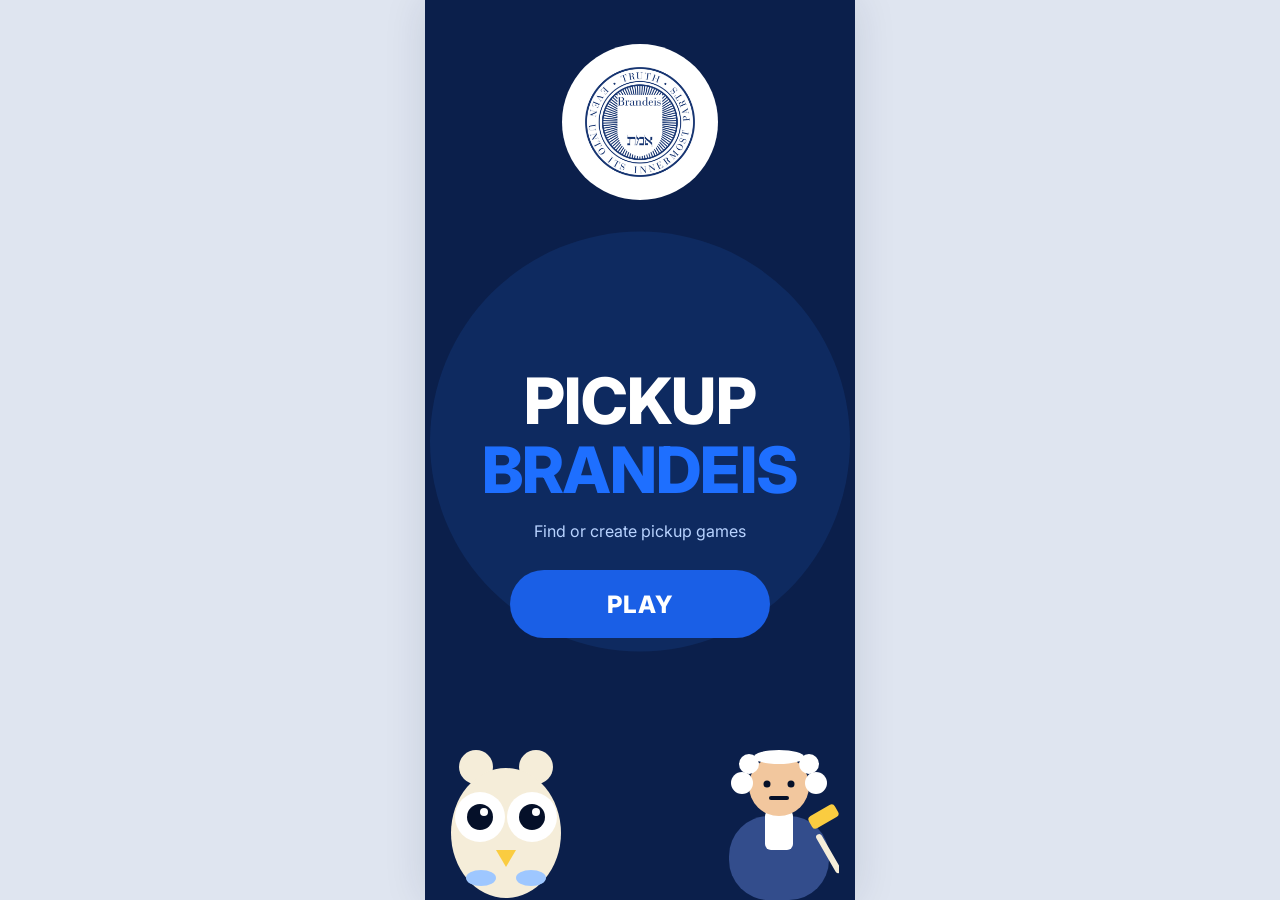
<file: public/index.html>
<!DOCTYPE html>
<html lang="en">
<head>
  <meta charset="UTF-8">
  <meta name="viewport" content="width=device-width, initial-scale=1, viewport-fit=cover">
  <meta name="theme-color" content="#0b1f4b">
  <title>Pickup Brandeis</title>
  <!-- Inter font from Google Fonts. If it cannot load, the app falls back to the phone's own font. -->
  <link rel="preconnect" href="https://fonts.googleapis.com">
  <link rel="preconnect" href="https://fonts.gstatic.com" crossorigin>
  <link href="https://fonts.googleapis.com/css2?family=Inter:wght@400;500;600;700;800&display=swap" rel="stylesheet">
  <link rel="stylesheet" href="css/styles.css">
</head>
<body>
  <a class="skip-link" href="#screen">Skip to content</a>

  <!-- #app is the phone-shaped frame. On a phone it fills the screen;
       on a computer it becomes a narrow column in the middle. -->
  <div id="app">
    <!-- Warning shown only if the browser blocks saving. -->
    <div id="notice" class="notice" role="alert" hidden></div>

    <!-- The app draws every screen inside this box. -->
    <main id="screen" tabindex="-1"></main>

    <!-- The bottom tab bar (Home, Create, My Games, Profile). -->
    <div id="tab-bar"></div>

    <!-- Short pop-up messages ("Game created!"). -->
    <div id="toast" class="toast" role="status" aria-live="polite"></div>
  </div>

  <!-- Scripts load in this order: basics first, then screens, then app.js which starts everything.
       They are plain script files, so you can also test the app by double-clicking this file. -->
  <script src="js/config.js"></script>
  <script src="js/format.js"></script>
  <script src="js/validation.js"></script>
  <script src="js/storage.js"></script>
  <script src="js/ui.js"></script>
  <script src="js/router.js"></script>
  <script src="js/components/tabBar.js"></script>
  <script src="js/components/avatar.js"></script>
  <script src="js/components/header.js"></script>
  <script src="js/components/gameCard.js"></script>
  <script src="js/actions.js"></script>
  <script src="js/views/welcome.js"></script>
  <script src="js/views/home.js"></script>
  <script src="js/views/gameDetails.js"></script>
  <script src="js/views/profile.js"></script>
  <script src="js/views/create.js"></script>
  <script src="js/views/myGames.js"></script>
  <script src="js/views/admin.js"></script>
  <script src="js/views/founder.js"></script>
  <script src="js/app.js"></script>
</body>
</html>
</file>
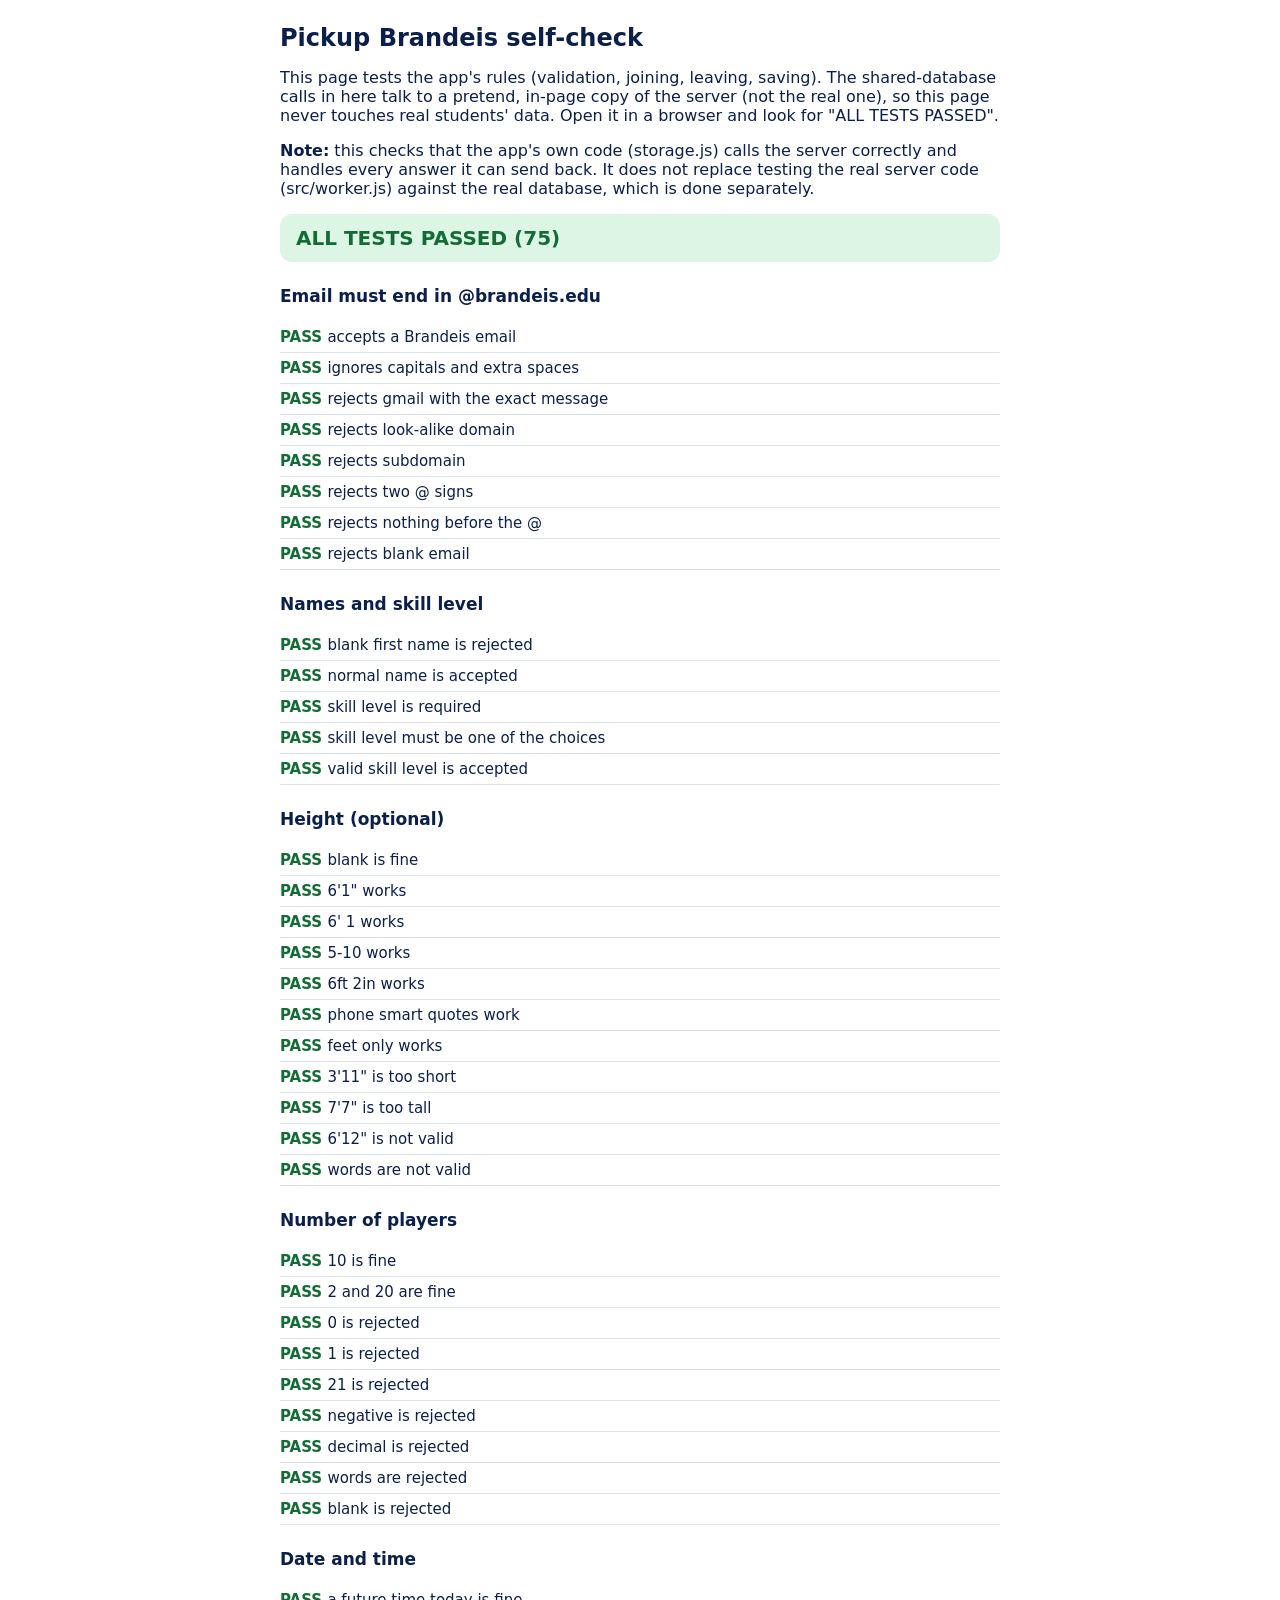
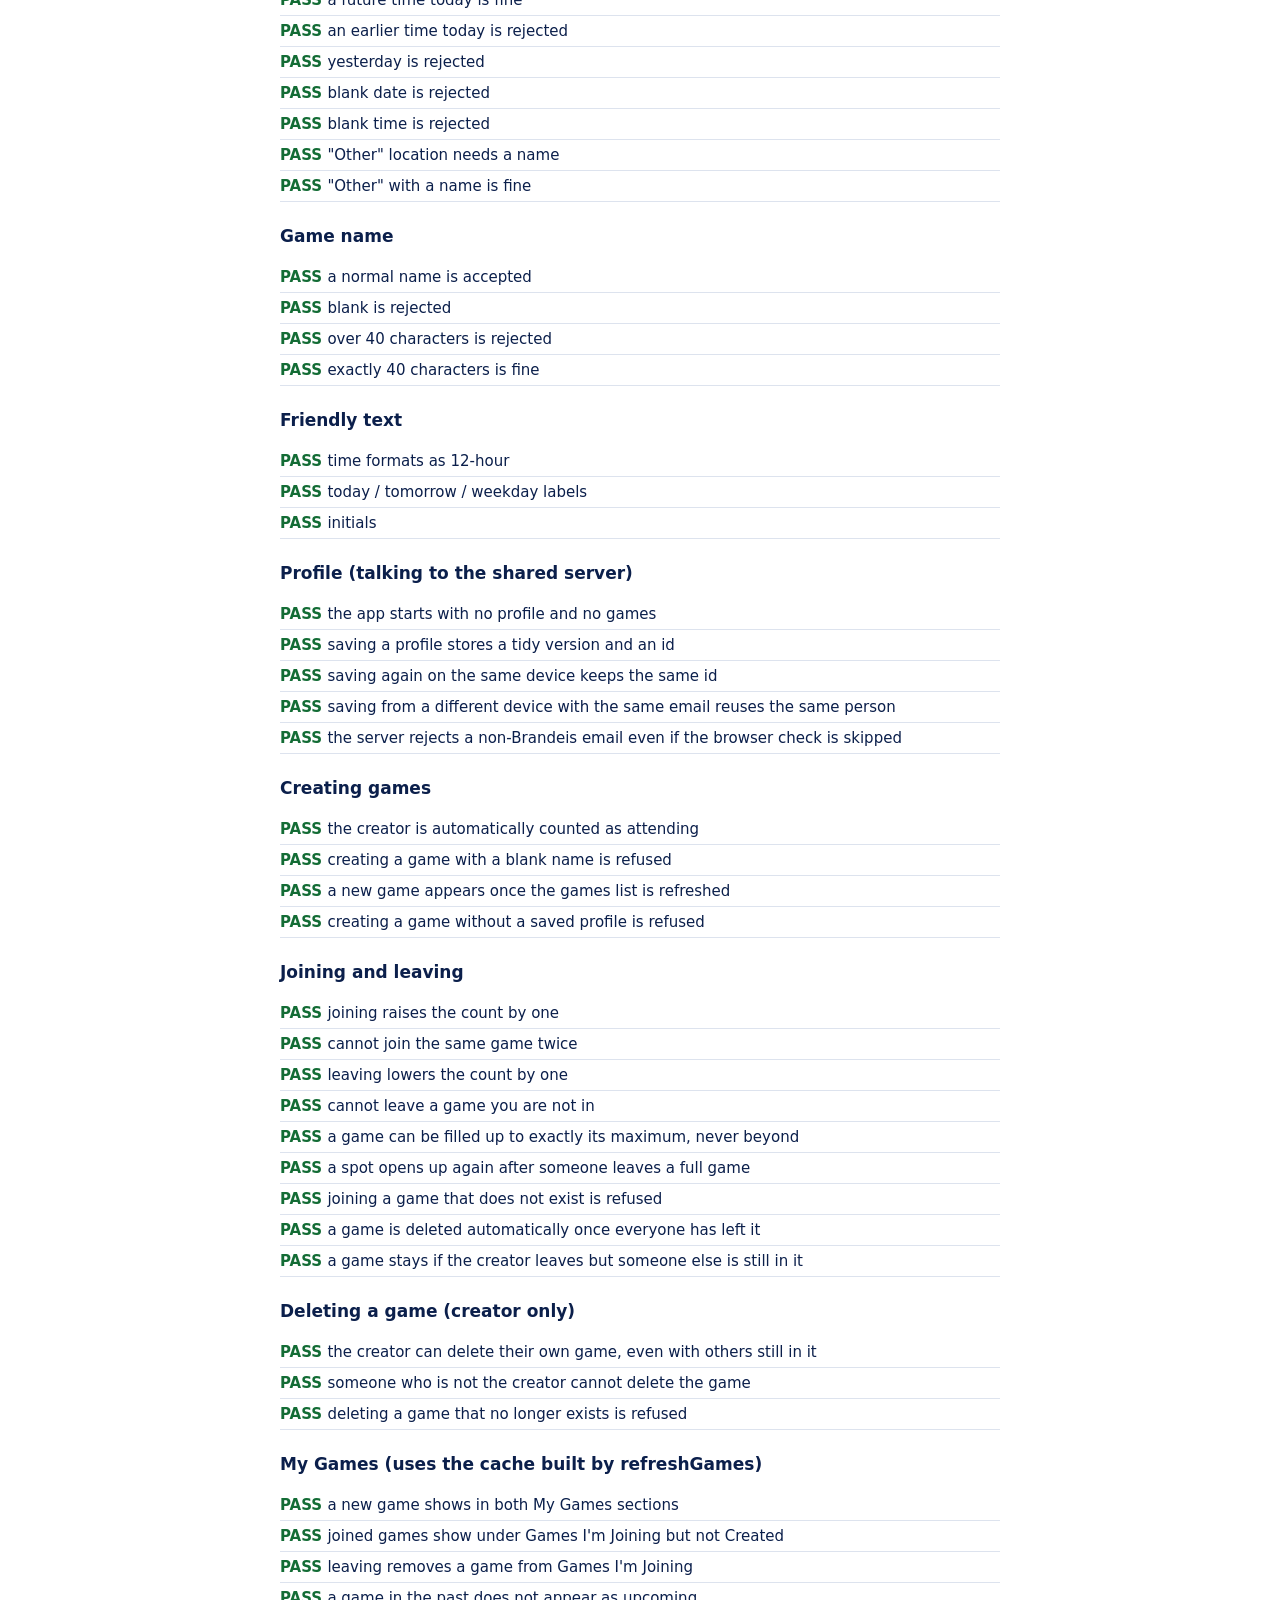
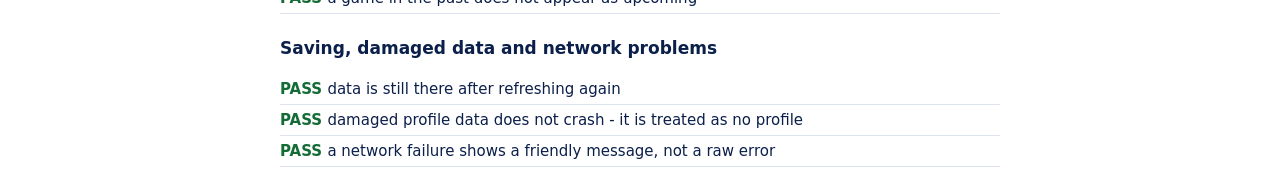
<file: public/tests.html>
<!DOCTYPE html>
<html lang="en">
<head>
  <meta charset="UTF-8">
  <meta name="viewport" content="width=device-width, initial-scale=1">
  <title>Pickup Brandeis - Self-check</title>
  <style>
    body { font-family: system-ui, sans-serif; max-width: 720px; margin: 24px auto; padding: 0 16px; color: #0b1f4b; }
    h1 { font-size: 24px; }
    #summary { font-size: 20px; font-weight: 700; padding: 12px 16px; border-radius: 12px; margin: 16px 0; }
    #summary.pass { background: #dcf5e5; color: #136c35; }
    #summary.fail { background: #fde8e8; color: #c62828; }
    ul { list-style: none; padding: 0; }
    li { padding: 6px 0; border-bottom: 1px solid #dde3ee; font-size: 15px; }
    .ok::before { content: "PASS  "; color: #136c35; font-weight: 700; }
    .bad::before { content: "FAIL  "; color: #c62828; font-weight: 700; }
    .detail { color: #c62828; font-size: 13px; }
    h2 { font-size: 17px; margin-top: 24px; }
  </style>
</head>
<body>
  <h1>Pickup Brandeis self-check</h1>
  <p>This page tests the app's rules (validation, joining, leaving, saving). The shared-database calls in here talk to a
  pretend, in-page copy of the server (not the real one), so this page never touches real students' data. Open it in a
  browser and look for "ALL TESTS PASSED".</p>
  <p><strong>Note:</strong> this checks that the app's own code (storage.js) calls the server correctly and handles every
  answer it can send back. It does not replace testing the real server code (src/worker.js) against the real database,
  which is done separately.</p>
  <div id="summary">Running...</div>
  <div id="results"></div>

  <script src="js/config.js"></script>
  <script src="js/format.js"></script>
  <script src="js/validation.js"></script>
  <script src="js/storage.js"></script>
  <script>
    (function () {
      PB.storage.useNamespace("pb.test.");

      // ----- a pretend server, entirely in this page's memory -----
      // This copies the important rules from src/worker.js closely enough to
      // test storage.js against, without a real network or database. See the
      // note at the top of the page.
      let db;
      function resetDb() {
        db = { players: {}, games: {} }; // games[id] = { ...fields, memberIds: [] }
      }
      resetDb();

      function shapedGames() {
        return Object.values(db.games).map(function (g) {
          const players = g.memberIds.map(function (id) {
            return db.players[id]
              ? { id: id, firstName: db.players[id].firstName, lastName: db.players[id].lastName }
              : { id: id, firstName: "Player", lastName: "" };
          });
          const creator = db.players[g.creatorId]
            ? { id: g.creatorId, firstName: db.players[g.creatorId].firstName, lastName: db.players[g.creatorId].lastName }
            : { id: g.creatorId, firstName: "Player", lastName: "" };
          return {
            id: g.id, sport: "basketball", name: g.name, date: g.date, time: g.time, location: g.location, skill: g.skill,
            maxPlayers: g.maxPlayers, creatorId: g.creatorId,
            playerIds: g.memberIds.slice(), players: players, creator: creator,
          };
        });
      }

      function ok(data, status) {
        return new Response(JSON.stringify(data), { status: status || 200, headers: { "content-type": "application/json" } });
      }
      function err(message, status) {
        return ok({ error: message }, status || 400);
      }

      async function mockFetch(url, options) {
        const method = (options && options.method) || "GET";
        const body = options && options.body ? JSON.parse(options.body) : null;

        if (url === "/api/games" && method === "GET") {
          return ok({ games: shapedGames() });
        }

        if (url === "/api/profile" && method === "POST") {
          const V = PB.validation;
          const firstError = V.name(body.firstName, "first name") || V.name(body.lastName, "last name") ||
            V.email(body.email) || V.skill(body.skill, PB.config.PROFILE_SKILLS);
          if (firstError) return err(firstError);
          const email = String(body.email).trim().toLowerCase();
          const existing = Object.values(db.players).find(function (p) { return p.email === email; });
          const id = existing ? existing.id : (body.id || "u-" + Math.random().toString(36).slice(2, 9));
          const profile = {
            id: id, firstName: String(body.firstName).trim(), lastName: String(body.lastName).trim(),
            email: email, skill: body.skill, height: body.height || "", positions: body.positions || [],
          };
          db.players[id] = profile;
          return ok({ profile: profile });
        }

        if (url === "/api/games" && method === "POST") {
          if (!body.creatorId || !db.players[body.creatorId]) return err("Please create your profile first.");
          const nameError = PB.validation.gameName(body.name);
          if (nameError) return err(nameError);
          const id = "g-" + Math.random().toString(36).slice(2, 9);
          db.games[id] = {
            id: id, name: String(body.name || "").trim(), date: body.date, time: body.time, location: body.location, skill: body.skill,
            maxPlayers: Number(body.maxPlayers),
            creatorId: body.creatorId, memberIds: [body.creatorId],
          };
          return ok({ game: shapedGames().find(function (g) { return g.id === id; }) });
        }

        let m = url.match(/^\/api\/games\/([^/]+)\/join$/);
        if (m && method === "POST") {
          const game = db.games[decodeURIComponent(m[1])];
          if (!game) return ok({ ok: false, reason: "not-found" });
          if (game.memberIds.indexOf(body.playerId) !== -1) return ok({ ok: false, reason: "already" });
          if (game.memberIds.length >= game.maxPlayers) return ok({ ok: false, reason: "full" });
          game.memberIds.push(body.playerId);
          return ok({ ok: true, game: shapedGames().find(function (g) { return g.id === game.id; }) });
        }

        m = url.match(/^\/api\/games\/([^/]+)\/leave$/);
        if (m && method === "POST") {
          const game = db.games[decodeURIComponent(m[1])];
          if (!game) return ok({ ok: false, reason: "not-found" });
          const i = game.memberIds.indexOf(body.playerId);
          if (i === -1) return ok({ ok: false, reason: "not-joined" });
          game.memberIds.splice(i, 1);
          if (game.memberIds.length === 0) {
            delete db.games[game.id];
            return ok({ ok: true, game: null, deleted: true });
          }
          return ok({ ok: true, game: shapedGames().find(function (g) { return g.id === game.id; }), deleted: false });
        }

        m = url.match(/^\/api\/games\/([^/]+)\/delete$/);
        if (m && method === "POST") {
          const game = db.games[decodeURIComponent(m[1])];
          if (!game) return ok({ ok: false, reason: "not-found" });
          if (game.creatorId !== body.creatorId) return ok({ ok: false, reason: "not-creator" });
          delete db.games[game.id];
          return ok({ ok: true });
        }

        return err("Unknown API address.", 404);
      }
      PB.storage.useFetch(mockFetch);

      // ----- tiny test runner (tests may be async, and run in order) -----
      const groups = [];
      let currentGroup = null;
      function group(name) {
        currentGroup = { name: name, tests: [] };
        groups.push(currentGroup);
      }
      function test(name, fn) {
        currentGroup.tests.push({ name: name, fn: fn });
      }

      function eq(actual, expected, label) {
        if (JSON.stringify(actual) !== JSON.stringify(expected)) {
          throw new Error((label || "value") + ": expected " + JSON.stringify(expected) + " but got " + JSON.stringify(actual));
        }
      }

      // Thursday, Sept 24 2026, 12:00 noon. A fixed "now" keeps tests repeatable.
      const NOW = new Date(2026, 8, 24, 12, 0, 0);

      // Clears the pretend server and this device's saved profile, then
      // reloads the (now empty) games list into storage.js's cache - the
      // same steps a real navigation performs (see router.js).
      async function fresh() {
        resetDb();
        PB.storage._rawRemove("profile");
        await PB.storage.refreshGames();
      }
      let nextEmail = 1;
      async function makePlayer(name) {
        return PB.storage.saveProfile({
          firstName: name || "Test", lastName: "User", email: "t" + nextEmail++ + "@brandeis.edu", skill: "Beginner", positions: [],
        });
      }
      function makeGameFields(extra) {
        const base = { name: "Thursday Run", date: "2026-09-30", time: "17:00", location: "Gosman Courts", skill: "Beginner", maxPlayers: "6" };
        return Object.assign(base, extra || {});
      }

      const V = PB.validation;

      group("Email must end in @brandeis.edu");
      test("accepts a Brandeis email", function () { eq(V.email("maya@brandeis.edu"), ""); });
      test("ignores capitals and extra spaces", function () { eq(V.email("  Maya@Brandeis.EDU  "), ""); });
      test("rejects gmail with the exact message", function () { eq(V.email("maya@gmail.com"), "Please use your Brandeis email."); });
      test("rejects look-alike domain", function () { eq(V.email("maya@brandeis.edu.evil.com"), "Please use your Brandeis email."); });
      test("rejects subdomain", function () { eq(V.email("maya@student.brandeis.edu"), "Please use your Brandeis email."); });
      test("rejects two @ signs", function () { eq(V.email("a@b@brandeis.edu"), "Please use your Brandeis email."); });
      test("rejects nothing before the @", function () { eq(V.email("@brandeis.edu"), "Please use your Brandeis email."); });
      test("rejects blank email", function () { eq(V.email("   "), "Please enter your Brandeis email."); });

      group("Names and skill level");
      test("blank first name is rejected", function () { eq(V.name("   ", "first name"), "Please enter your first name."); });
      test("normal name is accepted", function () { eq(V.name("Maya", "first name"), ""); });
      test("skill level is required", function () { eq(V.skill("", PB.config.PROFILE_SKILLS), "Please choose a skill level."); });
      test("skill level must be one of the choices", function () { eq(V.skill("Expert", PB.config.PROFILE_SKILLS), "Please choose a skill level."); });
      test("valid skill level is accepted", function () { eq(V.skill("Advanced", PB.config.PROFILE_SKILLS), ""); });

      group("Height (optional)");
      test("blank is fine", function () { eq(V.height("").error, ""); });
      test("6'1\" works", function () { eq(V.height("6'1\"").normalized, "6'1\""); });
      test("6' 1 works", function () { eq(V.height("6' 1").normalized, "6'1\""); });
      test("5-10 works", function () { eq(V.height("5-10").normalized, "5'10\""); });
      test("6ft 2in works", function () { eq(V.height("6ft 2in").normalized, "6'2\""); });
      test("phone smart quotes work", function () { eq(V.height("6’1”").normalized, "6'1\""); });
      test("feet only works", function () { eq(V.height("6'").normalized, "6'0\""); });
      test("3'11\" is too short", function () { eq(V.height("3'11\"").error !== "", true); });
      test("7'7\" is too tall", function () { eq(V.height("7'7\"").error !== "", true); });
      test("6'12\" is not valid", function () { eq(V.height("6'12\"").error !== "", true); });
      test("words are not valid", function () { eq(V.height("tall").error !== "", true); });

      group("Number of players");
      test("10 is fine", function () { eq(V.players("10"), ""); });
      test("2 and 20 are fine", function () { eq([V.players("2"), V.players("20")], ["", ""]); });
      test("0 is rejected", function () { eq(V.players("0") !== "", true); });
      test("1 is rejected", function () { eq(V.players("1") !== "", true); });
      test("21 is rejected", function () { eq(V.players("21") !== "", true); });
      test("negative is rejected", function () { eq(V.players("-4") !== "", true); });
      test("decimal is rejected", function () { eq(V.players("6.5") !== "", true); });
      test("words are rejected", function () { eq(V.players("ten") !== "", true); });
      test("blank is rejected", function () { eq(V.players("") !== "", true); });

      group("Date and time");
      test("a future time today is fine", function () { eq(V.futureDateTime("2026-09-24", "18:00", NOW), ""); });
      test("an earlier time today is rejected", function () { eq(V.futureDateTime("2026-09-24", "09:00", NOW) !== "", true); });
      test("yesterday is rejected", function () { eq(V.futureDateTime("2026-09-23", "18:00", NOW) !== "", true); });
      test("blank date is rejected", function () { eq(V.date("") !== "", true); });
      test("blank time is rejected", function () { eq(V.time("") !== "", true); });
      test("\"Other\" location needs a name", function () { eq(V.location("Other", "  ") !== "", true); });
      test("\"Other\" with a name is fine", function () { eq(V.location("Other", "Rabb lawn"), ""); });

      group("Game name");
      test("a normal name is accepted", function () { eq(V.gameName("Thursday Night Run"), ""); });
      test("blank is rejected", function () { eq(V.gameName("   ") !== "", true); });
      test("over 40 characters is rejected", function () { eq(V.gameName(new Array(42).join("a")) !== "", true); });
      test("exactly 40 characters is fine", function () { eq(V.gameName(new Array(41).join("a")), ""); });

      group("Friendly text");
      test("time formats as 12-hour", function () { eq([PB.format.formatTime("18:00"), PB.format.formatTime("00:05"), PB.format.formatTime("12:30")], ["6:00 PM", "12:05 AM", "12:30 PM"]); });
      test("today / tomorrow / weekday labels", function () {
        eq([PB.format.dayLabel("2026-09-24", NOW), PB.format.dayLabel("2026-09-25", NOW), PB.format.dayLabel("2026-09-26", NOW), PB.format.dayLabel("2026-10-05", NOW)],
          ["Today", "Tomorrow", "Saturday", "Mon, Oct 5"]);
      });
      test("initials", function () { eq(PB.format.initials({ firstName: "maya", lastName: "klein" }), "MK"); });

      group("Profile (talking to the shared server)");
      test("the app starts with no profile and no games", async function () {
        await fresh();
        eq([PB.storage.getProfile(), PB.storage.getGames().length], [null, 0]);
      });
      test("saving a profile stores a tidy version and an id", async function () {
        await fresh();
        const p = await PB.storage.saveProfile({ firstName: " Jesse ", lastName: "Degn", email: " Jesse@Brandeis.edu ", skill: "Intermediate", height: "6'1\"", positions: ["Point Guard", "Center"] });
        eq([p.firstName, p.email, p.positions.length, !!p.id], ["Jesse", "jesse@brandeis.edu", 2, true]);
        eq(PB.storage.getProfile().id, p.id);
      });
      test("saving again on the same device keeps the same id", async function () {
        await fresh();
        const a = await PB.storage.saveProfile({ firstName: "A", lastName: "B", email: "a@brandeis.edu", skill: "Beginner", positions: [] });
        const b = await PB.storage.saveProfile({ firstName: "A2", lastName: "B", email: "a@brandeis.edu", skill: "Beginner", positions: [] });
        eq(a.id, b.id);
      });
      test("saving from a different device with the same email reuses the same person", async function () {
        await fresh();
        const a = await PB.storage.saveProfile({ firstName: "A", lastName: "B", email: "same@brandeis.edu", skill: "Beginner", positions: [] });
        PB.storage._rawRemove("profile"); // pretend this is a second, brand-new browser
        const b = await PB.storage.saveProfile({ firstName: "A", lastName: "B", email: "same@brandeis.edu", skill: "Beginner", positions: [] });
        eq(a.id, b.id);
      });
      test("the server rejects a non-Brandeis email even if the browser check is skipped", async function () {
        await fresh();
        let message = "";
        try { await PB.storage.saveProfile({ firstName: "A", lastName: "B", email: "a@gmail.com", skill: "Beginner", positions: [] }); }
        catch (e) { message = e.message; }
        eq(message, "Please use your Brandeis email.");
      });

      group("Creating games");
      test("the creator is automatically counted as attending", async function () {
        await fresh(); const p = await makePlayer();
        const g = await PB.storage.createGame(makeGameFields(), p.id);
        eq([g.playerIds, g.creatorId === p.id, g.maxPlayers, g.name], [[p.id], true, 6, "Thursday Run"]);
      });
      test("creating a game with a blank name is refused", async function () {
        await fresh(); const p = await makePlayer();
        let message = "";
        try { await PB.storage.createGame(makeGameFields({ name: "   " }), p.id); }
        catch (e) { message = e.message; }
        eq(message.length > 0, true);
      });
      test("a new game appears once the games list is refreshed", async function () {
        await fresh(); const p = await makePlayer();
        const g = await PB.storage.createGame(makeGameFields(), p.id);
        eq(PB.storage.getGame(g.id), null); // not in the cache yet...
        await PB.storage.refreshGames();
        eq(!!PB.storage.getGame(g.id), true); // ...until refreshed, same as router.js does
      });
      test("creating a game without a saved profile is refused", async function () {
        await fresh();
        let message = "";
        try { await PB.storage.createGame(makeGameFields(), "someone-made-up"); }
        catch (e) { message = e.message; }
        eq(message, "Please create your profile first.");
      });

      group("Joining and leaving");
      test("joining raises the count by one", async function () {
        await fresh(); const p = await makePlayer();
        const g = await PB.storage.createGame(makeGameFields({ maxPlayers: "10" }), p.id);
        const other = await makePlayer("Other");
        const r = await PB.storage.joinGame(g.id, other.id);
        eq([r.ok, r.game.playerIds.length], [true, 2]);
      });
      test("cannot join the same game twice", async function () {
        await fresh(); const p = await makePlayer();
        const g = await PB.storage.createGame(makeGameFields(), p.id); // p is already in it
        const r = await PB.storage.joinGame(g.id, p.id);
        eq([r.ok, r.reason], [false, "already"]);
      });
      test("leaving lowers the count by one", async function () {
        await fresh(); const p = await makePlayer();
        const g = await PB.storage.createGame(makeGameFields({ maxPlayers: "10" }), p.id);
        const other = await makePlayer("Other");
        await PB.storage.joinGame(g.id, other.id);
        const r = await PB.storage.leaveGame(g.id, other.id);
        eq([r.ok, r.deleted, r.game.playerIds.length], [true, false, 1]);
      });
      test("cannot leave a game you are not in", async function () {
        await fresh(); const p = await makePlayer();
        const g = await PB.storage.createGame(makeGameFields(), p.id);
        const other = await makePlayer("Other");
        const r = await PB.storage.leaveGame(g.id, other.id);
        eq([r.ok, r.reason], [false, "not-joined"]);
      });
      test("a game can be filled up to exactly its maximum, never beyond", async function () {
        await fresh(); const p = await makePlayer();
        const g = await PB.storage.createGame(makeGameFields({ maxPlayers: "2" }), p.id); // p = 1/2
        const other = await makePlayer("Other");
        const r1 = await PB.storage.joinGame(g.id, other.id); // 2/2
        const third = await makePlayer("Third");
        const r2 = await PB.storage.joinGame(g.id, third.id); // should be refused
        eq([r1.ok, r2.ok, r2.reason, r1.game.playerIds.length], [true, false, "full", 2]);
      });
      test("a spot opens up again after someone leaves a full game", async function () {
        await fresh(); const p = await makePlayer();
        const g = await PB.storage.createGame(makeGameFields({ maxPlayers: "2" }), p.id);
        const other = await makePlayer("Other");
        await PB.storage.joinGame(g.id, other.id); // full
        const afterLeave = await PB.storage.leaveGame(g.id, other.id);
        eq(PB.storage.isFull(afterLeave.game), false);
      });
      test("joining a game that does not exist is refused", async function () {
        await fresh(); const p = await makePlayer();
        const r = await PB.storage.joinGame("nope", p.id);
        eq(r.reason, "not-found");
      });
      test("a game is deleted automatically once everyone has left it", async function () {
        await fresh(); const p = await makePlayer();
        const g = await PB.storage.createGame(makeGameFields(), p.id); // only the creator is in it
        const r = await PB.storage.leaveGame(g.id, p.id);
        await PB.storage.refreshGames();
        eq([r.ok, r.deleted, r.game], [true, true, null]);
        eq(PB.storage.getGame(g.id), null);
      });
      test("a game stays if the creator leaves but someone else is still in it", async function () {
        await fresh(); const p = await makePlayer();
        const g = await PB.storage.createGame(makeGameFields(), p.id);
        const other = await makePlayer("Other");
        await PB.storage.joinGame(g.id, other.id);
        const r = await PB.storage.leaveGame(g.id, p.id);
        await PB.storage.refreshGames();
        eq([r.ok, r.deleted, !!PB.storage.getGame(g.id)], [true, false, true]);
      });

      group("Deleting a game (creator only)");
      test("the creator can delete their own game, even with others still in it", async function () {
        await fresh(); const p = await makePlayer();
        const g = await PB.storage.createGame(makeGameFields(), p.id);
        const other = await makePlayer("Other");
        await PB.storage.joinGame(g.id, other.id);
        const r = await PB.storage.deleteGame(g.id, p.id);
        await PB.storage.refreshGames();
        eq([r.ok, PB.storage.getGame(g.id)], [true, null]);
      });
      test("someone who is not the creator cannot delete the game", async function () {
        await fresh(); const p = await makePlayer();
        const g = await PB.storage.createGame(makeGameFields(), p.id);
        const other = await makePlayer("Other");
        const r = await PB.storage.deleteGame(g.id, other.id);
        await PB.storage.refreshGames();
        eq([r.ok, r.reason, !!PB.storage.getGame(g.id)], [false, "not-creator", true]);
      });
      test("deleting a game that no longer exists is refused", async function () {
        await fresh(); const p = await makePlayer();
        const r = await PB.storage.deleteGame("nope", p.id);
        eq([r.ok, r.reason], [false, "not-found"]);
      });

      group("My Games (uses the cache built by refreshGames)");
      test("a new game shows in both My Games sections", async function () {
        await fresh(); const p = await makePlayer();
        const g = await PB.storage.createGame(makeGameFields(), p.id);
        await PB.storage.refreshGames();
        const mine = PB.storage.getMyGames(p.id, NOW);
        eq([mine.joining.map(function (x) { return x.id; }), mine.created.map(function (x) { return x.id; })], [[g.id], [g.id]]);
      });
      test("joined games show under Games I'm Joining but not Created", async function () {
        await fresh(); const owner = await makePlayer("Owner"); const p = await makePlayer("Me");
        const g = await PB.storage.createGame(makeGameFields(), owner.id);
        await PB.storage.joinGame(g.id, p.id);
        await PB.storage.refreshGames();
        const mine = PB.storage.getMyGames(p.id, NOW);
        eq([mine.joining.length, mine.created.length], [1, 0]);
      });
      test("leaving removes a game from Games I'm Joining", async function () {
        await fresh(); const owner = await makePlayer("Owner"); const p = await makePlayer("Me");
        const g = await PB.storage.createGame(makeGameFields(), owner.id);
        await PB.storage.joinGame(g.id, p.id);
        await PB.storage.leaveGame(g.id, p.id);
        await PB.storage.refreshGames();
        eq(PB.storage.getMyGames(p.id, NOW).joining.length, 0);
      });
      test("a game in the past does not appear as upcoming", async function () {
        await fresh(); const p = await makePlayer();
        const g = await PB.storage.createGame(makeGameFields({ date: "2026-09-20", time: "08:00" }), p.id);
        await PB.storage.refreshGames();
        eq(PB.storage.getUpcomingGames(NOW).some(function (x) { return x.id === g.id; }), false);
      });

      group("Saving, damaged data and network problems");
      test("data is still there after refreshing again", async function () {
        await fresh(); const p = await makePlayer();
        const g = await PB.storage.createGame(makeGameFields(), p.id);
        await PB.storage.refreshGames();
        await PB.storage.refreshGames();
        eq([!!PB.storage.getGame(g.id), PB.storage.getProfile().id === p.id], [true, true]);
      });
      test("damaged profile data does not crash - it is treated as no profile", function () {
        PB.storage._rawSet("profile", "12345garbage");
        eq(PB.storage.getProfile(), null);
        PB.storage.status.recovered = false;
      });
      test("a network failure shows a friendly message, not a raw error", async function () {
        await fresh();
        PB.storage.useFetch(function () { return Promise.reject(new TypeError("Failed to fetch")); });
        let message = "";
        try { await PB.storage.refreshGames(); } catch (e) { message = e.message; }
        PB.storage.useFetch(mockFetch);
        eq(message.indexOf("reach the server") !== -1, true);
      });

      // ----- run everything, in order, then show the summary -----
      async function run() {
        const out = document.getElementById("results");
        const results = [];
        for (const g of groups) {
          const h = document.createElement("h2");
          h.textContent = g.name;
          out.appendChild(h);
          const list = document.createElement("ul");
          out.appendChild(list);
          for (const t of g.tests) {
            let passed = true, detail = "";
            try {
              await t.fn();
            } catch (e) {
              passed = false;
              detail = e.message;
            }
            results.push({ name: t.name, ok: passed });
            const li = document.createElement("li");
            li.className = passed ? "ok" : "bad";
            li.textContent = t.name;
            if (!passed) {
              const d = document.createElement("div");
              d.className = "detail";
              d.textContent = detail;
              li.appendChild(d);
            }
            list.appendChild(li);
          }
        }

        const failed = results.filter(function (r) { return !r.ok; });
        const summary = document.getElementById("summary");
        if (failed.length === 0) {
          summary.textContent = "ALL TESTS PASSED (" + results.length + ")";
          summary.className = "pass";
        } else {
          summary.textContent = failed.length + " of " + results.length + " tests FAILED";
          summary.className = "fail";
        }
        window.__testResults = { total: results.length, failed: failed.map(function (f) { return f.name; }) };

        // Clean up the test storage.
        PB.storage._rawRemove("profile");
      }
      run();
    })();
  </script>
</body>
</html>
</file>
<file: public/css/styles.css>
/* Pickup Brandeis - styles.

   The ":root" block below holds "CSS variables": named values (like --navy)
   that the rest of this file can reuse. To change a color for the whole app,
   change it once here. */

:root {
  /* Brand colors (from the Figma design) */
  --navy: #0b1f4b;
  --blue: #1e6fff;         /* brand blue: used for decoration */
  --blue-strong: #1a5fe6;  /* slightly deeper blue for text and buttons, so white-on-blue and blue-on-white pass contrast checks */
  --white: #ffffff;
  --gray: #f2f4f8;         /* page background */
  --gray-line: #dde3ee;    /* thin borders */
  --text-muted: #5b6577;   /* secondary text (strong contrast on white) */
  --backdrop: #dfe5f0;     /* the area beside the app on a wide computer screen */

  /* Status colors (always paired with words, never color alone) */
  --green: #136c35;
  --green-bg: #dcf5e5;
  --red: #c62828;
  --red-bg: #fde8e8;
  --info-bg: #e4edff;

  /* Shape and spacing */
  --radius-card: 20px;
  --radius-button: 16px;
  --radius-pill: 999px;
  --space-1: 4px;
  --space-2: 8px;
  --space-3: 12px;
  --space-4: 16px;
  --space-5: 24px;

  /* Type */
  --font: "Inter", system-ui, -apple-system, "Segoe UI", Roboto, Arial, sans-serif;
}

* {
  box-sizing: border-box;
}

body {
  margin: 0;
  font-family: var(--font);
  font-size: 16px;
  line-height: 1.4;
  color: var(--navy);
  background: var(--backdrop);
}

h1,
h2,
h3 {
  margin: 0;
  color: var(--navy);
  font-weight: 800;
  line-height: 1.15;
}

h1 { font-size: 26px; }
h2 { font-size: 18px; font-weight: 700; }
h3 { font-size: 16px; font-weight: 700; }

p {
  margin: 0;
}

a {
  color: inherit;
}

/* A clear outline whenever someone navigates with the keyboard. */
:focus-visible {
  outline: 3px solid var(--blue-strong);
  outline-offset: 2px;
}

.muted {
  color: var(--text-muted);
}

/* "Skip to content" link: invisible until someone tabs to it. */
.skip-link {
  position: absolute;
  left: -999px;
  top: 8px;
  background: var(--navy);
  color: var(--white);
  padding: var(--space-3) var(--space-4);
  border-radius: var(--radius-button);
  z-index: 100;
}
.skip-link:focus {
  left: 8px;
}

/* ---------- App shell ----------
   #app is the phone-shaped frame:
   - on a phone it fills the whole screen
   - on a computer it is a narrow column (max 430px) centered on the page
   "dvh" means "dynamic viewport height": the visible height on phones,
   even when the browser's address bar is showing. */

#app {
  position: relative;
  width: 100%;
  max-width: 430px;
  min-height: 100vh;   /* fallback for older browsers */
  min-height: 100dvh;
  margin: 0 auto;
  display: flex;
  flex-direction: column;
  background: var(--gray);
  box-shadow: 0 0 40px rgba(11, 31, 75, 0.12);
}

/* Screens are drawn here and grow to fill the space above the tab bar. */
#screen {
  flex: 1;
  outline: none;
}

/* On a real phone-sized screen, drop the shadow so it feels like an app. */
@media (max-width: 430px) {
  #app {
    box-shadow: none;
  }
}

/* Warning shown when the browser blocks saving. */
.notice {
  background: var(--red-bg);
  color: var(--red);
  font-weight: 600;
  padding: var(--space-3) var(--space-4);
}
.notice[hidden] {
  display: none;
}

/* ---------- Page header (navy banner) ---------- */

.page-header {
  background: var(--navy);
  color: var(--white);
  padding: 28px 20px 22px;
  border-radius: 0 0 24px 24px;
  display: flex;
  flex-direction: column;
  gap: var(--space-1);
}
.page-header h1 {
  color: var(--white);
}
.page-header__brand {
  font-size: 11px;
  font-weight: 800;
  letter-spacing: 0.08em;
  color: #9ec7ff;
}
.page-header__subtitle {
  font-size: 14px;
  color: #d5e1ff;
}
.page-header__back {
  align-self: flex-start;
  display: inline-flex;
  align-items: center;
  min-height: 44px;
  margin: -8px 0 var(--space-1) -6px;
  padding: 0 var(--space-3);
  font-size: 16px;
  font-weight: 700;
  color: var(--white);
  text-decoration: none;
  border-radius: var(--radius-button);
}
.page-header__back:hover {
  background: rgba(255, 255, 255, 0.12);
}
.page-header :focus-visible {
  outline-color: #ffffff;
}

.page-body {
  padding: var(--space-4);
  display: flex;
  flex-direction: column;
  gap: 14px;
}

/* ---------- Cards, chips, avatars ---------- */

.card {
  background: var(--white);
  border-radius: var(--radius-card);
  padding: var(--space-4);
  display: flex;
  flex-direction: column;
  gap: var(--space-3);
}

.card-list {
  display: flex;
  flex-direction: column;
  gap: 14px;
}

.game-card {
  position: relative; /* lets the title link cover the whole card */
  background: var(--white);
  border-radius: var(--radius-card);
  padding: var(--space-4);
  display: flex;
  flex-direction: column;
  gap: var(--space-3);
}
.game-card__top {
  display: flex;
  align-items: center;
  justify-content: space-between;
  gap: var(--space-2);
}
.game-card__title {
  font-size: 16px;
}
.game-card__link {
  text-decoration: none;
}
/* Makes the whole card tappable while the button stays on top. */
.game-card__link::after {
  content: "";
  position: absolute;
  inset: 0;
  border-radius: var(--radius-card);
}
.game-card__link:focus-visible {
  outline: none;
}
.game-card__link:focus-visible::after {
  outline: 3px solid var(--blue-strong);
  outline-offset: 2px;
}
.game-card__when {
  font-size: 15px;
  font-weight: 600;
  color: var(--blue-strong);
}
.game-card__where {
  font-size: 14px;
  color: var(--text-muted);
}
.game-card__players {
  display: flex;
  align-items: center;
  gap: 10px;
}
.game-card__count {
  font-size: 13px;
  font-weight: 500;
  color: var(--text-muted);
}
.game-card .btn {
  position: relative;
  z-index: 1;
}

/* ---------- Admin dashboard ---------- */

.stat-grid {
  display: grid;
  grid-template-columns: repeat(3, 1fr);
  gap: var(--space-3);
}
.stat {
  background: var(--white);
  border-radius: var(--radius-card);
  padding: var(--space-3);
  text-align: center;
}
.stat__value {
  font-size: 22px;
  font-weight: 800;
  color: var(--blue-strong);
}
.stat__label {
  font-size: 12px;
  color: var(--text-muted);
}
.admin-game {
  flex-direction: row;
  align-items: center;
  justify-content: space-between;
  gap: var(--space-3);
}
.admin-game__info p {
  font-size: 14px;
}

.chip {
  display: inline-flex;
  align-items: center;
  padding: 5px 10px;
  border-radius: var(--radius-pill);
  background: var(--gray);
  color: var(--navy);
  font-size: 12px;
  font-weight: 600;
  white-space: nowrap;
}
.chip--dark {
  background: var(--navy);
  color: var(--white);
}

.tag {
  margin-left: auto;
  padding: 3px 8px;
  border-radius: var(--radius-pill);
  background: var(--info-bg);
  color: var(--blue-strong);
  font-size: 12px;
  font-weight: 700;
}

/* ---------- Founder dashboard ---------- */

.evidence-card {
  gap: var(--space-1);
}
.evidence-card--gap {
  background: var(--gray);
}
.evidence-card__value {
  font-size: 28px;
  font-weight: 800;
  color: var(--blue-strong);
  font-variant-numeric: proportional-nums;
}
.evidence-card__label {
  font-size: 14px;
  font-weight: 700;
  color: var(--navy);
}
.evidence-card__def {
  font-size: 13px;
  color: var(--text-muted);
}
.evidence-card__meta {
  font-size: 12px;
  color: var(--text-muted);
}

.funnel {
  display: flex;
  flex-direction: column;
  gap: var(--space-3);
}
.funnel-step__top,
.breakdown-row__top {
  display: flex;
  justify-content: space-between;
  font-size: 13px;
  font-weight: 600;
  color: var(--navy);
  margin-bottom: 4px;
}
.funnel-step__count {
  font-variant-numeric: tabular-nums;
}
.funnel-step__bar,
.breakdown-row__bar {
  height: 10px;
  border-radius: var(--radius-pill);
  background: var(--gray);
  overflow: hidden;
}
.funnel-step__fill,
.breakdown-row__fill {
  height: 100%;
  border-radius: var(--radius-pill);
  background: var(--blue-strong);
}

.breakdown-list {
  display: flex;
  flex-direction: column;
  gap: var(--space-2);
}

.feedback-entry {
  padding-top: var(--space-2);
  border-top: 1px solid var(--gray-line);
}
.feedback-entry:first-of-type {
  padding-top: 0;
  border-top: none;
}
.feedback-entry__date {
  font-size: 12px;
}

.avatar-row {
  display: inline-flex;
}
.avatar {
  width: 32px;
  height: 32px;
  border-radius: 50%;
  border: 2px solid var(--white);
  color: var(--white);
  font-size: 11px;
  font-weight: 700;
  display: inline-flex;
  align-items: center;
  justify-content: center;
  flex-shrink: 0;
}
.avatar-row .avatar + .avatar {
  margin-left: -8px;
}
.avatar--more {
  background: var(--text-muted);
}

/* ---------- Buttons ---------- */

.btn {
  width: 100%;
  min-height: 52px;             /* comfortably above the 48px tap-size minimum */
  padding: 14px var(--space-4);
  display: inline-flex;
  align-items: center;
  justify-content: center;
  border: 2px solid transparent;
  border-radius: var(--radius-button);
  font-family: inherit;
  font-size: 16px;
  font-weight: 700;
  letter-spacing: 0.02em;
  text-align: center;
  text-decoration: none;
  cursor: pointer;
}
.btn--primary {
  background: var(--blue-strong);
  color: var(--white);
}
.btn--outline {
  background: var(--white);
  color: var(--blue-strong);
  border-color: var(--blue-strong);
}
.btn--disabled,
.btn:disabled {
  background: var(--gray-line);
  color: #4a5468;
  cursor: not-allowed;
}
.btn--danger {
  background: var(--red);
  color: var(--white);
}
.button-row {
  display: flex;
  gap: var(--space-3);
}

/* ---------- Banners, empty states, toast ---------- */

.banner {
  padding: var(--space-3) var(--space-4);
  border-radius: 14px;
  font-size: 14px;
  font-weight: 700;
}
.banner--on {
  background: var(--green-bg);
  color: var(--green);
  border: 2px solid var(--green);
}
.banner--info {
  background: var(--info-bg);
  color: var(--navy);
}

.empty {
  background: var(--white);
  border-radius: var(--radius-card);
  padding: var(--space-5) var(--space-4);
  display: flex;
  flex-direction: column;
  align-items: center;
  gap: var(--space-2);
  text-align: center;
  color: var(--text-muted);
}
.empty strong {
  color: var(--navy);
}
.empty .btn {
  margin-top: var(--space-2);
}

.toast {
  position: fixed;
  left: 50%;
  bottom: 84px;
  transform: translate(-50%, 20px);
  width: calc(100% - 32px);
  max-width: 398px;
  padding: var(--space-3) var(--space-4);
  border-radius: 14px;
  background: var(--navy);
  color: var(--white);
  font-size: 14px;
  font-weight: 600;
  text-align: center;
  opacity: 0;
  pointer-events: none;
  transition: opacity 0.2s, transform 0.2s;
  z-index: 50;
}
.toast--visible {
  opacity: 1;
  transform: translate(-50%, 0);
}
.toast--error {
  background: var(--red);
}

/* ---------- Game details ---------- */

.info-card {
  margin: 0;
}
.info-row {
  display: flex;
  justify-content: space-between;
  gap: var(--space-3);
  font-size: 14px;
}
.info-row dt {
  color: var(--text-muted);
}
.info-row dd {
  margin: 0;
  font-weight: 600;
  text-align: right;
}

.player-list {
  list-style: none;
  margin: 0;
  padding: 0;
  display: flex;
  flex-direction: column;
  gap: 10px;
}
.player {
  display: flex;
  align-items: center;
  gap: 10px;
}
.player__name {
  font-size: 15px;
  font-weight: 600;
}

/* ---------- Forms ---------- */

.form {
  gap: 14px;
}
.field {
  display: flex;
  flex-direction: column;
  gap: 6px;
  min-width: 0;
  border: 0;
  padding: 0;
  margin: 0;
}
.field[hidden] {
  display: none;
}
.field label,
.field legend {
  font-size: 13px;
  font-weight: 600;
  color: var(--navy);
  padding: 0;
}
.field input[type="text"],
.field input[type="email"],
.field input[type="date"],
.field input[type="time"],
.field select,
.field textarea {
  width: 100%;
  min-height: 52px;
  padding: 12px 14px;
  border: 1.5px solid #b9c3d6;
  border-radius: 12px;
  background: var(--white);
  color: var(--navy);
  font-family: inherit;
  font-size: 16px; /* 16px stops iPhones from zooming in when typing */
}
.field textarea {
  resize: vertical;
}
.field [aria-invalid="true"] {
  border-color: var(--red);
}
.hint {
  font-size: 12px;
  color: var(--text-muted);
}
.field-error {
  font-size: 13px;
  font-weight: 600;
  color: var(--red);
}
.field-error:empty {
  display: none;
}
.field-error:not(:empty)::before {
  content: "Problem: ";
}

/* Pick-one and pick-many "chip" buttons. Real radio/checkbox inputs sit
   inside, hidden, so keyboards and screen readers work properly. */
.chip-group {
  display: flex;
  flex-wrap: wrap;
  gap: 6px;
}
.choice {
  position: relative;
  cursor: pointer;
}
.choice input {
  position: absolute;
  opacity: 0;
  inset: 0;
  width: 100%;
  height: 100%;
  margin: 0;
  cursor: pointer;
}
.choice span {
  display: inline-flex;
  align-items: center;
  min-height: 44px;
  padding: 8px 14px;
  border-radius: var(--radius-pill);
  background: var(--gray);
  color: var(--navy);
  font-size: 14px;
  font-weight: 600;
  border: 2px solid transparent;
}
.choice input:checked + span {
  background: var(--blue-strong);
  color: var(--white);
}
/* A checkmark shows which options are selected (not just a color change). */
.choice input:checked + span::before {
  content: "\2713\00a0";
  font-weight: 800;
}
.choice input:focus-visible + span {
  outline: 3px solid var(--navy);
  outline-offset: 2px;
}

.reset .muted {
  font-size: 14px;
}

/* ---------- Bottom tab bar ---------- */

/* Keeps the tab bar stuck to the bottom of the visible screen. */
#tab-bar {
  position: sticky;
  bottom: 0;
  z-index: 10;
  flex-shrink: 0;
}
#tab-bar[hidden] {
  display: none;
}

.tab-bar {
  display: flex;
  background: var(--white);
  border-top: 1px solid var(--gray-line);
  /* Leaves room for the home bar on newer iPhones. */
  padding-bottom: env(safe-area-inset-bottom);
}

.tab {
  flex: 1;
  min-height: 60px;
  display: flex;
  flex-direction: column;
  align-items: center;
  justify-content: center;
  gap: 2px;
  padding: var(--space-2) var(--space-1);
  color: var(--text-muted);
  text-decoration: none;
  font-size: 12px;
  font-weight: 500;
}

/* The active tab is blue AND bold, so it never relies on color alone. */
.tab--active {
  color: var(--blue-strong);
  font-weight: 800;
}

.tab:focus-visible {
  outline: 3px solid var(--blue-strong);
  outline-offset: -3px;
  border-radius: var(--radius-button);
}

/* ---------- Welcome screen ---------- */

.welcome {
  position: relative;
  overflow: hidden;
  min-height: 100vh;
  min-height: 100dvh;
  background: var(--navy);
  color: var(--white);
  display: flex;
  flex-direction: column;
  align-items: center;
  padding: 44px 16px 0;
}
/* A soft lighter-navy circle behind the title. */
.welcome::before {
  content: "";
  position: absolute;
  left: 50%;
  top: 50%;
  width: 420px;
  height: 420px;
  transform: translate(-50%, -52%);
  border-radius: 50%;
  background: #12336f;
  opacity: 0.6;
}
.welcome__badge {
  position: relative;
  width: 156px;
  height: 156px;
  border-radius: 50%;
  background: var(--white);
  display: flex;
  align-items: center;
  justify-content: center;
}
.welcome__badge img {
  display: block;
  width: 110px;
  height: 110px;
}
.welcome__center {
  position: relative;
  flex: 1;
  width: 100%;
  display: flex;
  flex-direction: column;
  align-items: center;
  justify-content: center;
  gap: 4px;
  padding-bottom: 96px;
  text-align: center;
}
.welcome__title {
  display: flex;
  flex-direction: column;
  align-items: center;
  font-size: clamp(44px, 16vw, 64px);
  font-weight: 800;
  line-height: 1.08;
  letter-spacing: -0.01em;
  color: var(--white);
}
.welcome__line1 {
  color: var(--white);
}
.welcome__line2 {
  color: var(--blue);
}
.welcome__tagline {
  margin-top: var(--space-3);
  font-size: 16px;
  color: #b8d3ff;
}
.welcome__play {
  margin-top: var(--space-5);
  display: inline-flex;
  align-items: center;
  justify-content: center;
  width: 260px;
  max-width: 100%;
  min-height: 68px;
  border-radius: 34px;
  background: var(--blue-strong);
  color: var(--white);
  font-size: 24px;
  font-weight: 800;
  letter-spacing: 0.04em;
  text-decoration: none;
}
.welcome__play:focus-visible {
  outline-color: var(--white);
}
.welcome__owl,
.welcome__judge {
  position: absolute;
  bottom: 0;
}
.welcome__owl {
  left: 16px;
}
.welcome__judge {
  right: 16px;
}

/* Short screens (a phone turned sideways): leave room so nothing overlaps. */
@media (max-height: 620px) {
  .welcome__center {
    padding-bottom: 180px;
  }
}
</file>
